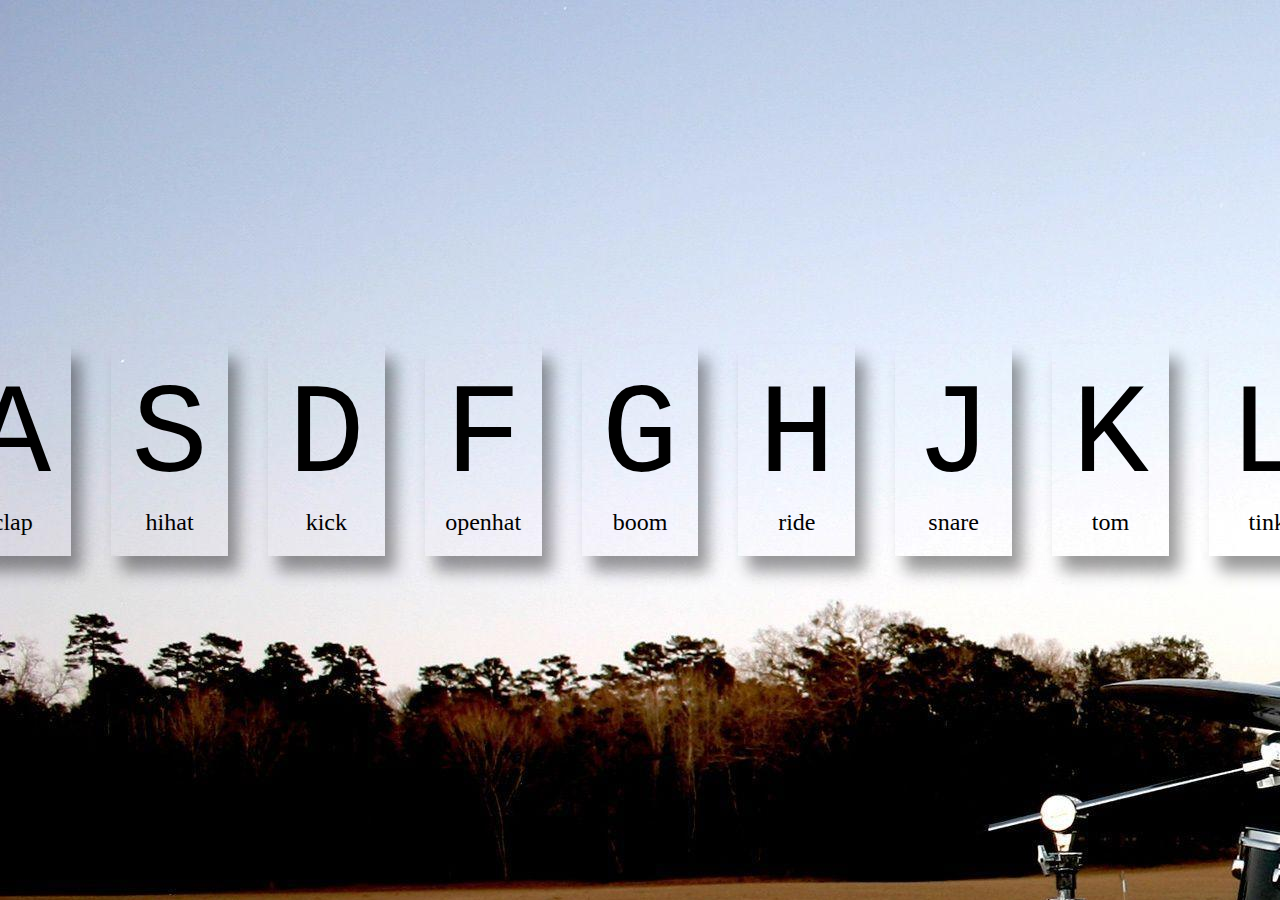
<file: Day 1 - DrumKit/index.html>
<!DOCTYPE html>
<html lang="en">
<head>
  <meta charset="UTF-8">
  <meta name="viewport" content="width=device-width, initial-scale=1.0">
  <link rel="stylesheet" href="styles.css">
  <title>Drum Kit</title>
</head>
<body>

  <div class="container">
      <div data-key="65" class="key">
        <kbd>A</kbd>
        <span class="sound">clap</span>
      </div>
      
      <div data-key="83" class="key">
        <kbd>S</kbd>
        <span class="sound">hihat</span>
      </div>

      <div data-key="68" class="key">
        <kbd>D</kbd>
        <span class="sound">kick</span>
      </div>

      <div data-key="70" class="key">
        <kbd>F</kbd>
        <span class="sound">openhat</span>
      </div>

      <div data-key="71" class="key">
        <kbd>G</kbd>
        <span class="sound">boom</span>
      </div>

      <div data-key="72" class="key">
        <kbd>H</kbd>
        <span class="sound">ride</span>
      </div>

      <div data-key="74" class="key">
        <kbd>J</kbd>
        <span class="sound">snare</span>
      </div>

      <div data-key="75" class="key">
        <kbd>K</kbd>
        <span class="sound">tom</span>
      </div>

      <div data-key="76" class="key">
        <kbd>L</kbd>
        <span class="sound">tink</span>
      </div>

  </div>

  <audio data-key="65" src="sounds/clap.wav"></audio>
  <audio data-key="83" src="sounds/hihat.wav"></audio>
  <audio data-key="68" src="sounds/kick.wav"></audio>
  <audio data-key="70" src="sounds/openhat.wav"></audio>
  <audio data-key="71" src="sounds/boom.wav"></audio>
  <audio data-key="72" src="sounds/ride.wav"></audio>
  <audio data-key="74" src="sounds/snare.wav"></audio>
  <audio data-key="75" src="sounds/tom.wav"></audio>
  <audio data-key="76" src="sounds/tink.wav"></audio>
  
  <script>
    function removeTransition(e) {
      if (e.propertyName !== 'transform') return;
      e.target.classList.remove('playing');
    }

    function playSound(e) {
      const audio = document.querySelector(`audio[data-key="${e.keyCode}"]`);
      const key = document.querySelector(`div[data-key="${e.keyCode}"]`);
      if (!audio) return;

      key.classList.add('playing');
      audio.currentTime = 0;
      audio.play();
    }

    const keys = Array.from(document.querySelectorAll('.key'));
    keys.forEach(key => key.addEventListener('transitionend', removeTransition));
    window.addEventListener('keydown', playSound);
  </script>
</body>
</html>
</file>
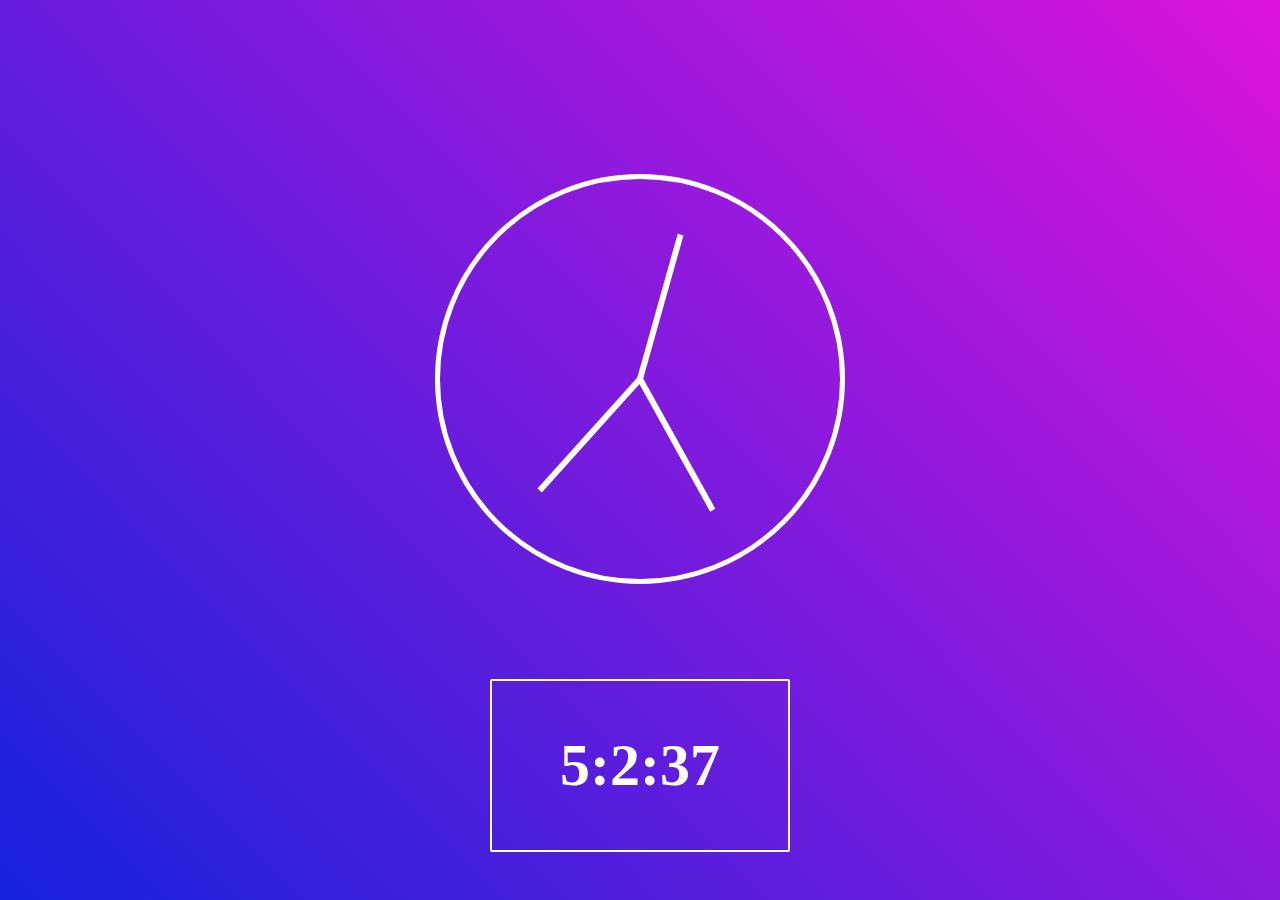
<file: Day 2 - Clock/index.html>
<!DOCTYPE html>
<html lang="en">
<head>
  <meta charset="UTF-8">
  <meta name="viewport" content="width=device-width, initial-scale=1.0">
  <link rel="stylesheet" href="style.css">
  <title>Document</title>
</head>
<body>
  
  <div class="container">
    <div class="clock">
      <div class="bar hours-bar"></div>
      <div class="bar minutes-bar"></div>
      <div class="bar seconds-bar"></div>
    </div>


    <div class="clock-card">
      <h2 class="hours-clock">Hour</h2>
      <h2 class="minutes-clock">Minutes</h2>
      <h2 class="seconds-clock">Seconds</h2>
    </div>
  </div>

  <script>
    const secondHand = document.querySelector('.seconds-bar');
    const minsHand = document.querySelector('.minutes-bar');
    const hourHand = document.querySelector('.hours-bar');
    
    const hoursClock = document.querySelector('.hours-clock');
    const minutesClock = document.querySelector('.minutes-clock');
    const secondsClock = document.querySelector('.seconds-clock');
  
    function setDate() {
      const now = new Date();
  
      const seconds = now.getSeconds();
      const secondsDegrees = ((seconds / 60) * 360) + 90;
      secondHand.style.transform = `rotate(${secondsDegrees}deg)`;
      secondsClock.textContent = seconds
  
      const mins = now.getMinutes();
      const minsDegrees = ((mins / 60) * 360) + ((seconds/60)*6) + 90;
      minsHand.style.transform = `rotate(${minsDegrees}deg)`;
      minutesClock.textContent = mins + ":"
  
      const hour = now.getHours();
      const hourDegrees = ((hour / 12) * 360) + ((mins/60)*30) + 90;
      hourHand.style.transform = `rotate(${hourDegrees}deg)`;  
      hoursClock.textContent = hour + ":"
    }

  
    setInterval(setDate, 1000);
    setDate();


  </script>

</body>
</html>
</file>
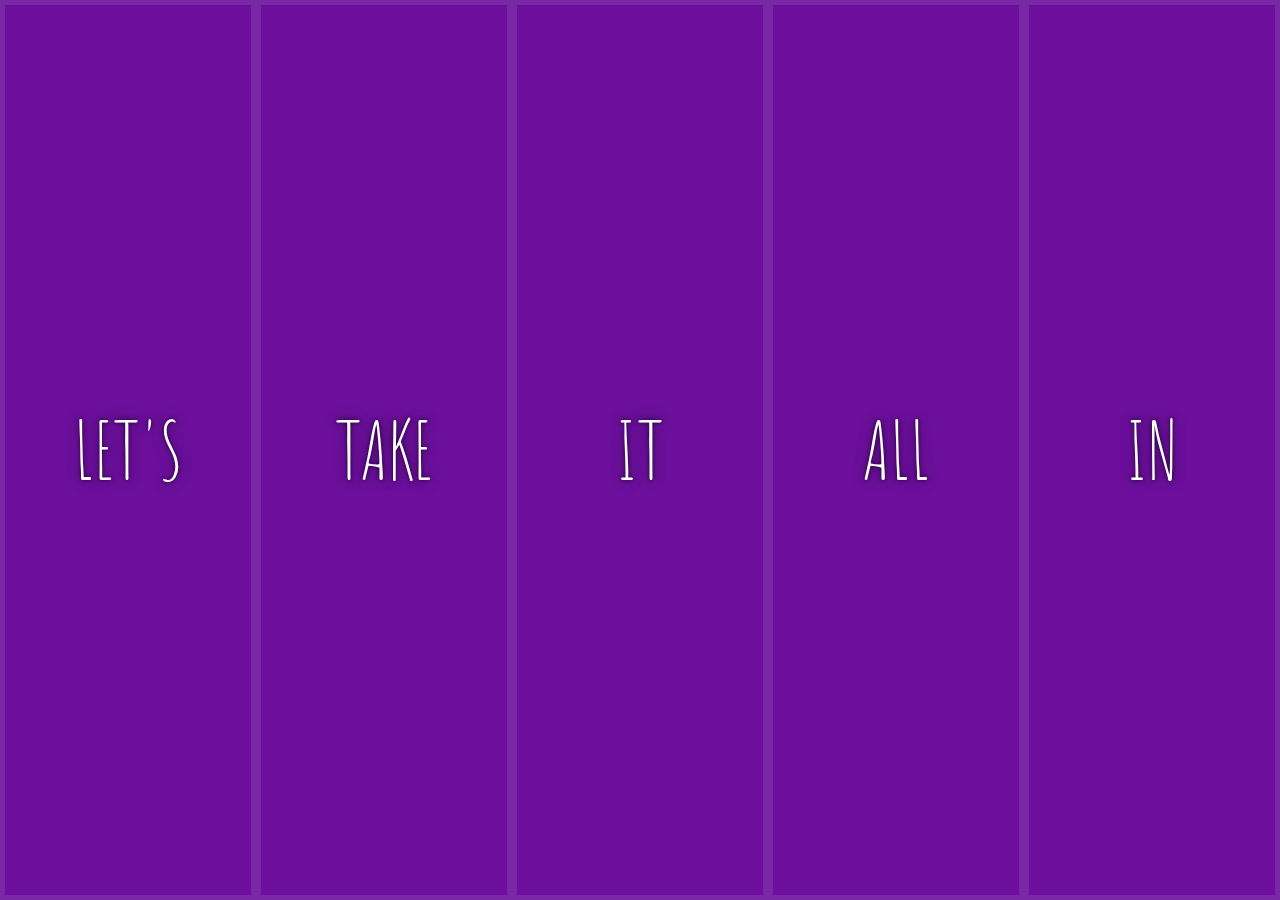
<file: Day 5 - Flex Gallery/index.html>
<!DOCTYPE html>
<html lang="en">
<head>
  <meta charset="UTF-8">
  <meta name="viewport" content="width=device-width, initial-scale=1.0">
  <link href='https://fonts.googleapis.com/css?family=Amatic+SC' rel='stylesheet' type='text/css'>
  <link rel="stylesheet" href="styles.css">
  <title>Flex Panels</title>
</head>
<body>
  
  <div class="panels">
    <div class="panel panel1">
      <p>Hey</p>
      <p>Let's</p>
      <p>Dance</p>
    </div>
    <div class="panel panel2">
      <p>Give</p>
      <p>Take</p>
      <p>Receive</p>
    </div>
    <div class="panel panel3">
      <p>Experience</p>
      <p>It</p>
      <p>Today</p>
    </div>
    <div class="panel panel4">
      <p>Give</p>
      <p>All</p>
      <p>You can</p>
    </div>
    <div class="panel panel5">
      <p>Life</p>
      <p>In</p>
      <p>Motion</p>
    </div>
  </div>


  <script>
    const panels = document.querySelectorAll('.panel');

    function toggleOpen(){
      this.classList.toggle('open')
    }

    function toggleActive(e){
      if (e.propertyName.includes('flex')){
        this.classList.toggle('open-active')
      }
    }

    panels.forEach(panel => panel.addEventListener('click', toggleOpen));
    panels.forEach(panel => panel.addEventListener('transitionend', toggleActive));

  </script>
</body>
</html>
</file>
<file: Day 1 - DrumKit/styles.css>
body{
  margin: 0;
  padding: 0;
  box-sizing: border-box;

}

.container{
  display: flex;
  justify-content: center;
  align-items: center;
  width: 100vw;
  height: 100vh;
  background-image: url(./img/drum.jpg);
}
.key{
  margin: 20px;
  padding: 20px;
  border: 0px solid white;
  color: black;
  transition: all 0.3s;
  text-align: center;
  box-shadow: 10px 15px 15px rgba(0, 0, 0, 0.4);
}

.playing {
  transform: scale(1.4);
  border-color: #930ab6;
  box-shadow: 0 0 1rem #930ab6;
}

span{
  font-size: 1.5rem;
}

kbd{
  display: block;
  font-size: 8rem;
  cursor: pointer;
}
</file>
<file: Day 2 - Clock/style.css>
html{
  background: linear-gradient(225.34deg, #DD13DD 0%, #1323DD 101.17%);

  text-align: center;
  font-size: 10px;
}

body{
  margin: 0;
  font-size: 2rem;
  display: flex;
  flex: 1;
  min-height: 100vh;
  align-items: center;
}

.container{
  width: 30rem;
  height: 30rem;
  border: 5px solid white;
  border-radius: 50%;
  margin: 50px auto;
  margin-bottom: 15%;
  position: relative;
  padding: 5rem;
}

.clock{
  position: relative;
  width: 100%;
  height: 100%;
  transform: translateY(-3px); 
}

.bar{
  width: 50%;
  height: 6px;
  background: white;
  position: absolute;
  top: 50%;
  transform-origin: 100%;
  transform: rotate(90deg);
  transition: all 0.05s;
  transition-timing-function: cubic-bezier(0.1, 2.7, 0.58, 1);
}

.clock-card{
  display: flex;
  justify-content: center;
  margin-top: 50%;
  border: 2px solid white;
  border-radius:2px;
  cursor: pointer;
}

.clock-card h2{
  color: white;
  padding: 0px;
  font-size: 6rem;
}
</file>
<file: Day 5 - Flex Gallery/styles.css>
html {
  box-sizing: border-box;
  background: #ffc600;
  font-family: 'helvetica neue';
  font-size: 20px;
  font-weight: 200;
}

body {
  margin: 0;
}

*, *:before, *:after {
  box-sizing: inherit;
}

.panels {
  min-height: 100vh;
  overflow: hidden;
  display: flex;
}

.panel {
  background: #6B0F9C;
  box-shadow: inset 0 0 0 5px rgba(255,255,255,0.1);
  color: white;
  text-align: center;
  align-items: center;
  /* Safari transitionend event.propertyName === flex */
  /* Chrome + FF transitionend event.propertyName === flex-grow */
  transition:
    font-size 0.7s cubic-bezier(0.61,-0.19, 0.7,-0.11),
    flex 0.7s cubic-bezier(0.61,-0.19, 0.7,-0.11),
    background 0.2s;
  font-size: 20px;
  background-size: cover;
  background-position: center;
  flex: 1;
  justify-content: center;
  display: flex;
  flex-direction: column;
}

.panel1 { background-image:url(https://source.unsplash.com/gYl-UtwNg_I/1500x1500); }
.panel2 { background-image:url(https://source.unsplash.com/rFKUFzjPYiQ/1500x1500); }
.panel3 { background-image:url(https://images.unsplash.com/photo-1465188162913-8fb5709d6d57?ixlib=rb-0.3.5&q=80&fm=jpg&crop=faces&cs=tinysrgb&w=1500&h=1500&fit=crop&s=967e8a713a4e395260793fc8c802901d); }
.panel4 { background-image:url(https://source.unsplash.com/ITjiVXcwVng/1500x1500); }
.panel5 { background-image:url(https://source.unsplash.com/3MNzGlQM7qs/1500x1500); }

/* Flex Items */
.panel > * {
  margin: 0;
  width: 100%;
  transition: transform 0.5s;
  flex: 1 0 auto;
  display: flex;
  justify-content: center;
  align-items: center;
}

.panel > *:first-child { transform: translateY(-100%); }
.panel.open-active > *:first-child { transform: translateY(0); }
.panel > *:last-child { transform: translateY(100%); }
.panel.open-active > *:last-child { transform: translateY(0); }

.panel p {
  text-transform: uppercase;
  font-family: 'Amatic SC', cursive;
  text-shadow: 0 0 4px rgba(0, 0, 0, 0.72), 0 0 14px rgba(0, 0, 0, 0.45);
  font-size: 2em;
}

.panel p:nth-child(2) {
  font-size: 4em;
}

.panel.open {
  flex: 5;
  font-size: 40px;
}

@media only screen and (max-width: 600px) {
  .panel p {
    font-size: 1em;
  }
}
</file>
